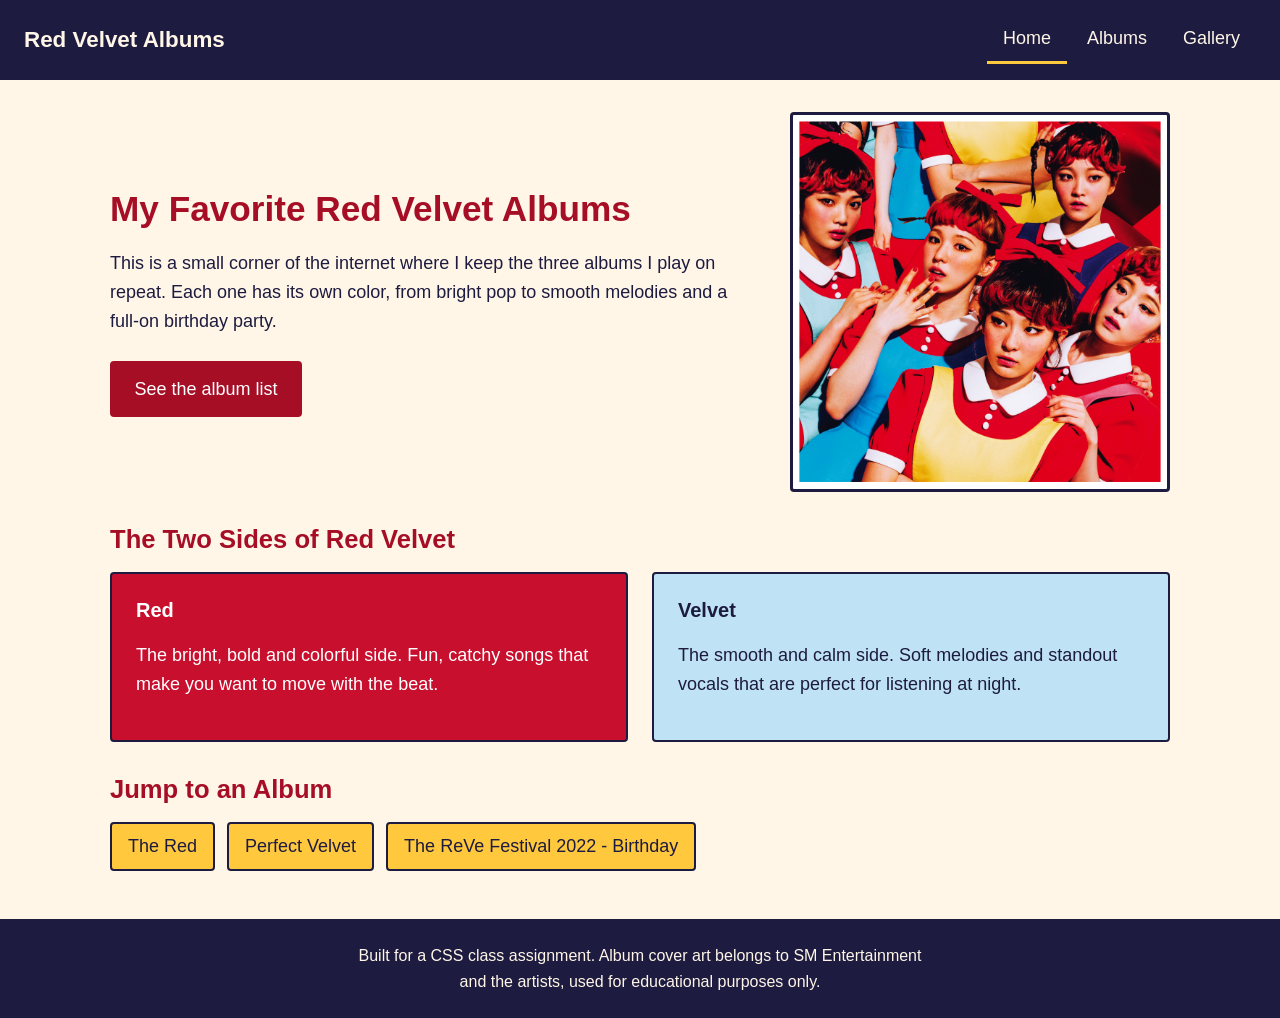
<file: index.html>
<!DOCTYPE html>
<html lang="en">
<head>
  <meta charset="utf-8">
  <meta name="viewport" content="width=device-width, initial-scale=1">
  <title>Home - My Favorite Red Velvet Albums</title>
  <meta name="description" content="A small fan site about my favorite Red Velvet albums.">
  <link rel="stylesheet" href="style.css">
</head>
<body>
  <a class="skip-link" href="#main">Skip to main content</a>

  <header class="site-header">
    <p class="site-title">Red Velvet Albums</p>
    <nav aria-label="Main menu">
      <ul class="nav-list">
        <li><a href="index.html" aria-current="page">Home</a></li>
        <li><a href="albums.html">Albums</a></li>
        <li><a href="gallery.html">Gallery</a></li>
      </ul>
    </nav>
  </header>

  <main id="main">
    <section class="hero">
      <div class="hero-text">
        <h1>My Favorite Red Velvet Albums</h1>
        <p>This is a small corner of the internet where I keep the three albums I play on repeat. Each one has its own color, from bright pop to smooth melodies and a full-on birthday party.</p>
        <a class="button" href="albums.html">See the album list</a>
      </div>
      <img src="images/TheRed.webp" alt="Cover of The Red: five girls with red hair and red dresses with white collars on a red, yellow and blue background">
    </section>

    <section aria-labelledby="two-sides">
      <h2 id="two-sides">The Two Sides of Red Velvet</h2>
      <div class="two-col">
        <article class="panel panel-red">
          <h3>Red</h3>
          <p>The bright, bold and colorful side. Fun, catchy songs that make you want to move with the beat.</p>
        </article>
        <article class="panel panel-blue">
          <h3>Velvet</h3>
          <p>The smooth and calm side. Soft melodies and standout vocals that are perfect for listening at night.</p>
        </article>
      </div>
    </section>

    <section aria-labelledby="quick-links">
      <h2 id="quick-links">Jump to an Album</h2>
      <ul class="chips">
        <li><a href="albums.html#the-red">The Red</a></li>
        <li><a href="albums.html#perfect-velvet">Perfect Velvet</a></li>
        <li><a href="albums.html#birthday">The ReVe Festival 2022 - Birthday</a></li>
      </ul>
    </section>
  </main>

  <footer class="site-footer">
    <p>Built for a CSS class assignment. Album cover art belongs to SM Entertainment and the artists, used for educational purposes only.</p>
  </footer>
</body>
</html>
</file>
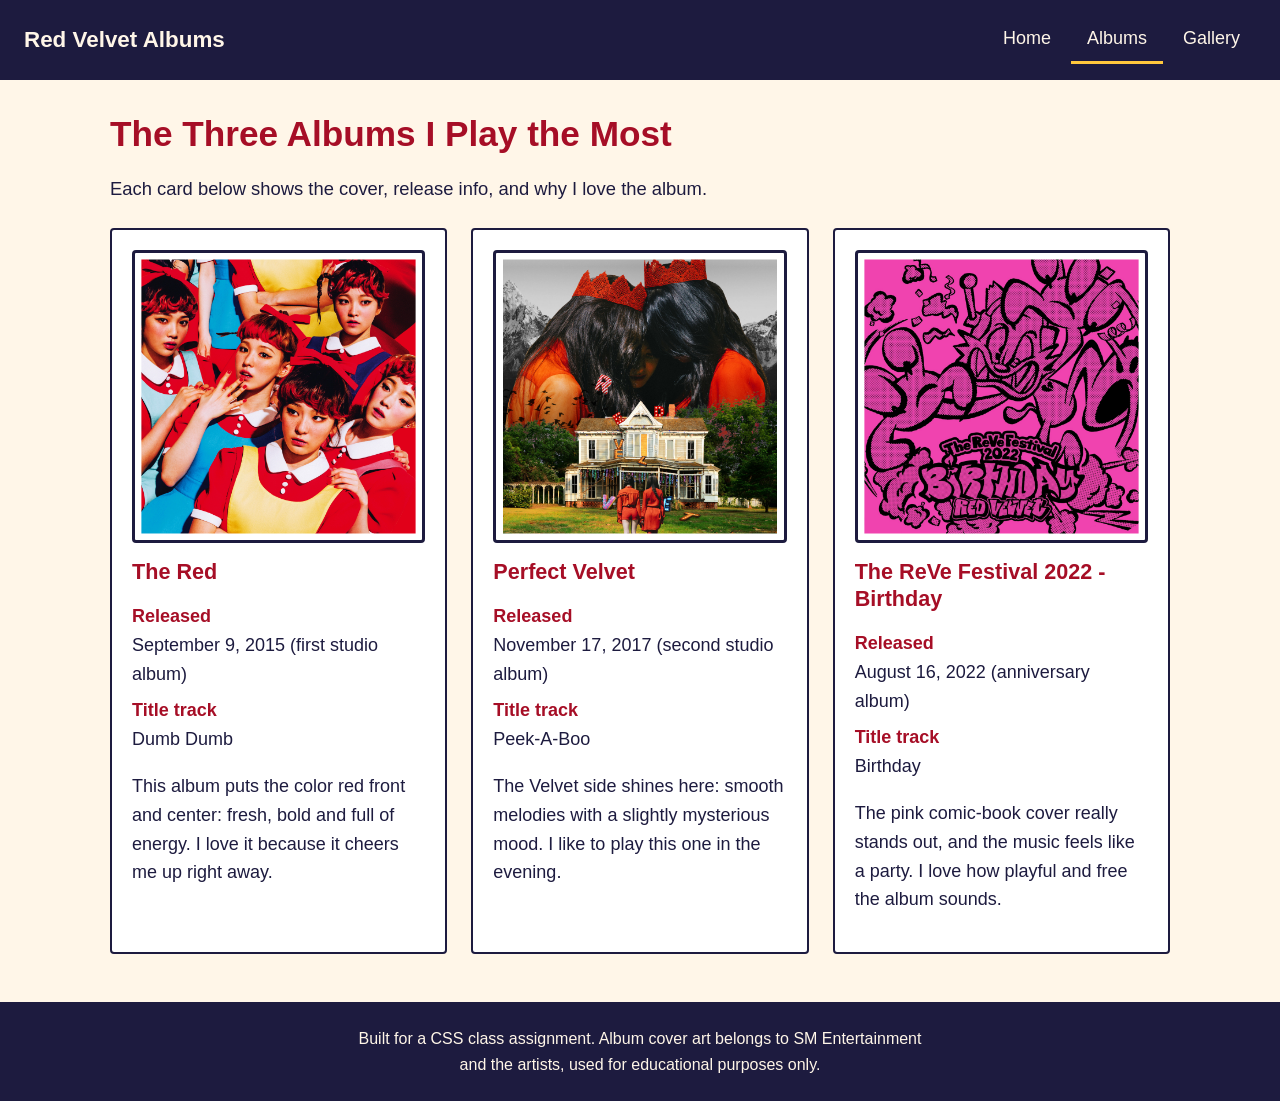
<file: albums.html>
<!DOCTYPE html>
<html lang="en">
<head>
  <meta charset="utf-8">
  <meta name="viewport" content="width=device-width, initial-scale=1">
  <title>Albums - My Favorite Red Velvet Albums</title>
  <meta name="description" content="The three Red Velvet albums I listen to the most.">
  <link rel="stylesheet" href="style.css">
</head>
<body>
  <a class="skip-link" href="#main">Skip to main content</a>

  <header class="site-header">
    <p class="site-title">Red Velvet Albums</p>
    <nav aria-label="Main menu">
      <ul class="nav-list">
        <li><a href="index.html">Home</a></li>
        <li><a href="albums.html" aria-current="page">Albums</a></li>
        <li><a href="gallery.html">Gallery</a></li>
      </ul>
    </nav>
  </header>

  <main id="main">
    <h1>The Three Albums I Play the Most</h1>
    <p class="lead">Each card below shows the cover, release info, and why I love the album.</p>

    <div class="album-grid">
      <article class="card" id="the-red">
        <img src="images/TheRed.webp" alt="Cover of The Red with five girls in red hair and red dresses with white collars">
        <h2>The Red</h2>
        <dl>
          <dt>Released</dt>
          <dd>September 9, 2015 (first studio album)</dd>
          <dt>Title track</dt>
          <dd>Dumb Dumb</dd>
        </dl>
        <p>This album puts the color red front and center: fresh, bold and full of energy. I love it because it cheers me up right away.</p>
      </article>

      <article class="card" id="perfect-velvet">
        <img src="images/Perfect_velvet.jpg" alt="Cover of Perfect Velvet: two girls wearing giant red crowns above an old house">
        <h2>Perfect Velvet</h2>
        <dl>
          <dt>Released</dt>
          <dd>November 17, 2017 (second studio album)</dd>
          <dt>Title track</dt>
          <dd>Peek-A-Boo</dd>
        </dl>
        <p>The Velvet side shines here: smooth melodies with a slightly mysterious mood. I like to play this one in the evening.</p>
      </article>

      <article class="card" id="birthday">
        <img src="images/reveFestival2022art.jpg" alt="Cover of The ReVe Festival 2022 - Birthday: a pink comic-style drawing with the words Birthday Red Velvet">
        <h2>The ReVe Festival 2022 - Birthday</h2>
        <dl>
          <dt>Released</dt>
          <dd>August 16, 2022 (anniversary album)</dd>
          <dt>Title track</dt>
          <dd>Birthday</dd>
        </dl>
        <p>The pink comic-book cover really stands out, and the music feels like a party. I love how playful and free the album sounds.</p>
      </article>
    </div>
  </main>

  <footer class="site-footer">
    <p>Built for a CSS class assignment. Album cover art belongs to SM Entertainment and the artists, used for educational purposes only.</p>
  </footer>
</body>
</html>
</file>
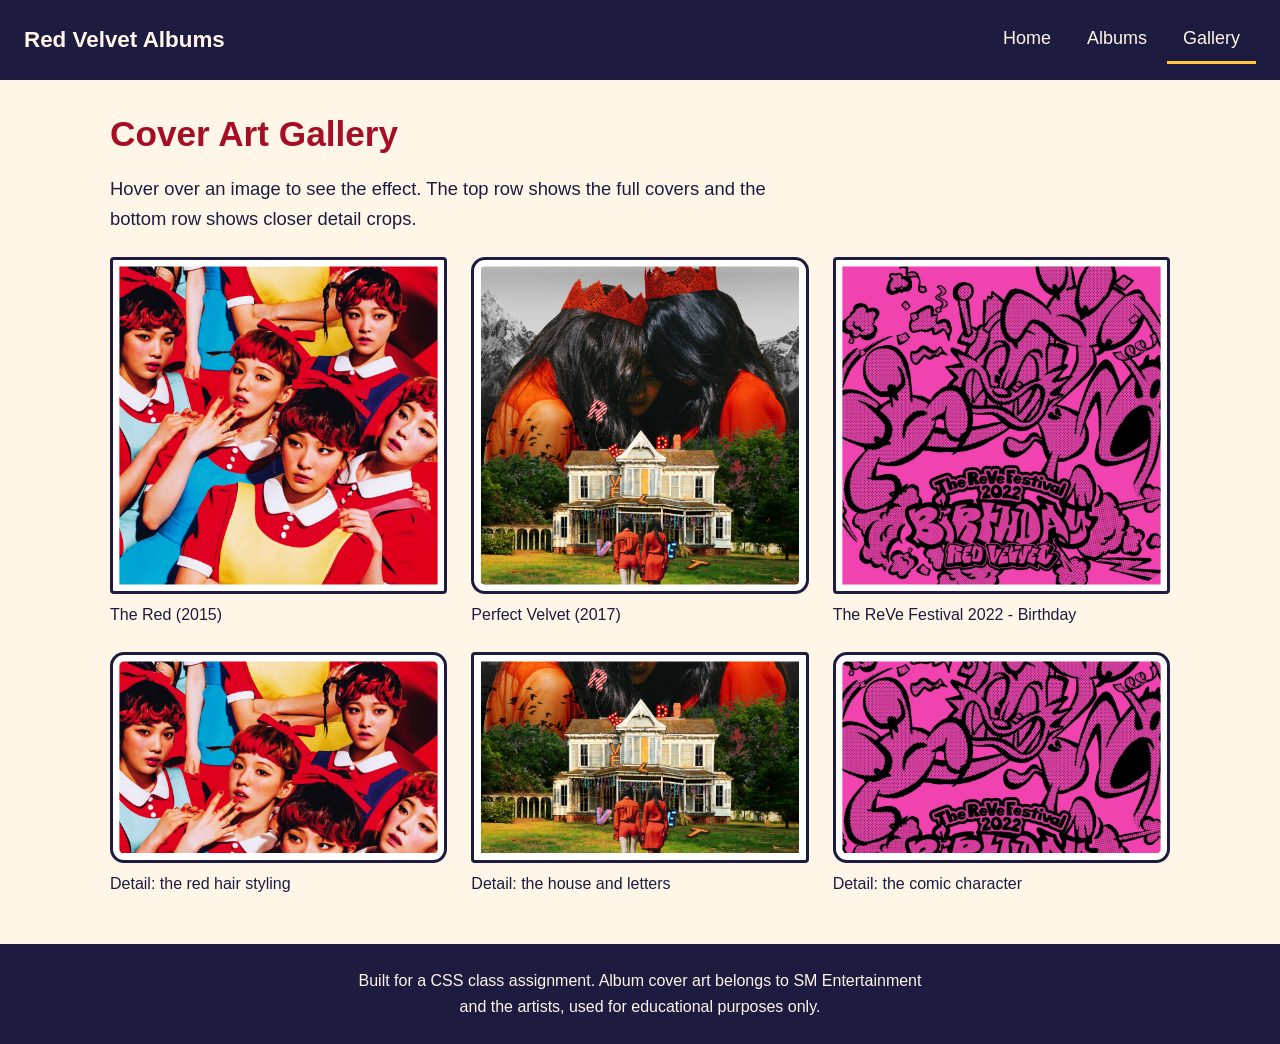
<file: gallery.html>
<!DOCTYPE html>
<html lang="en">
<head>
  <meta charset="utf-8">
  <meta name="viewport" content="width=device-width, initial-scale=1">
  <title>Gallery - My Favorite Red Velvet Albums</title>
  <meta name="description" content="A gallery of cover art from my favorite Red Velvet albums.">
  <link rel="stylesheet" href="style.css">
</head>
<body>
  <a class="skip-link" href="#main">Skip to main content</a>

  <header class="site-header">
    <p class="site-title">Red Velvet Albums</p>
    <nav aria-label="Main menu">
      <ul class="nav-list">
        <li><a href="index.html">Home</a></li>
        <li><a href="albums.html">Albums</a></li>
        <li><a href="gallery.html" aria-current="page">Gallery</a></li>
      </ul>
    </nav>
  </header>

  <main id="main">
    <h1>Cover Art Gallery</h1>
    <p class="lead">Hover over an image to see the effect. The top row shows the full covers and the bottom row shows closer detail crops.</p>

    <div class="gallery">
      <figure>
        <img src="images/TheRed.webp" alt="Full cover of The Red with a red, yellow and blue background">
        <figcaption>The Red (2015)</figcaption>
      </figure>
      <figure>
        <img src="images/Perfect_velvet.jpg" alt="Full cover of Perfect Velvet with a house and two red crowns">
        <figcaption>Perfect Velvet (2017)</figcaption>
      </figure>
      <figure>
        <img src="images/reveFestival2022art.jpg" alt="Full cover of The ReVe Festival 2022 - Birthday in pink">
        <figcaption>The ReVe Festival 2022 - Birthday</figcaption>
      </figure>
      <figure>
        <img class="crop crop-top" src="images/TheRed.webp" alt="Detail of The Red cover: faces with short red hair and red bows">
        <figcaption>Detail: the red hair styling</figcaption>
      </figure>
      <figure>
        <img class="crop crop-bottom" src="images/Perfect_velvet.jpg" alt="Detail of Perfect Velvet cover: an old house with streamers and glowing letters">
        <figcaption>Detail: the house and letters</figcaption>
      </figure>
      <figure>
        <img class="crop crop-center" src="images/reveFestival2022art.jpg" alt="Detail of Birthday cover: a pink cartoon character with black outlines">
        <figcaption>Detail: the comic character</figcaption>
      </figure>
    </div>
  </main>

  <footer class="site-footer">
    <p>Built for a CSS class assignment. Album cover art belongs to SM Entertainment and the artists, used for educational purposes only.</p>
  </footer>
</body>
</html>
</file>
<file: style.css>
:root {
  --red: #a60e26;
  --red-bright: #c8102e;
  --yellow: #ffc83d;
  --blue: #bfe3f4;
  --navy: #1d1b3f;
  --cream: #fff6e8;
  --white: #ffffff;
}

* {
  box-sizing: border-box;
}

body {
  margin: 0;
  background-color: var(--cream);
  color: var(--navy);
  font-family: Arial, Helvetica, sans-serif;
  font-size: 1.125rem;
  line-height: 1.6;
}

h1, h2, h3 {
  color: var(--red);
  line-height: 1.25;
}

h1 { font-size: 2.2rem; margin: 0 0 1rem; }
h2 { font-size: 1.6rem; margin: 2rem 0 1rem; }
h3 { font-size: 1.25rem; margin: 0 0 0.5rem; }

p { max-width: 65ch; }

main {
  max-width: 1100px;
  margin: 0 auto;
  padding: 2rem 1.25rem 3rem;
}

a { color: var(--red); }

a:focus-visible {
  outline: 3px solid var(--navy);
  outline-offset: 2px;
}

.skip-link {
  position: absolute;
  top: -120px;
  left: 1rem;
  z-index: 100;
  padding: 0.75rem 1.25rem;
  background-color: var(--yellow);
  color: var(--navy);
  font-weight: bold;
  border: 2px solid var(--navy);
}

.skip-link:focus {
  top: 0;
}

.site-header {
  display: flex;
  flex-wrap: wrap;
  align-items: center;
  justify-content: space-between;
  gap: 1rem;
  padding: 1rem 1.5rem;
  background-color: var(--navy);
}

.site-title {
  margin: 0;
  color: var(--cream);
  font-size: 1.4rem;
  font-weight: bold;
}

.nav-list {
  display: flex;
  flex-wrap: wrap;
  gap: 0.25rem;
  margin: 0;
  padding: 0;
  list-style: none;
}

.nav-list a {
  display: block;
  padding: 0.5rem 1rem;
  color: var(--cream);
  text-decoration: none;
  border-bottom: 3px solid transparent;
}

.nav-list a:hover {
  background-color: var(--cream);
  color: var(--navy);
}

.nav-list a[aria-current="page"] {
  border-bottom-color: var(--yellow);
}

.nav-list a:focus-visible {
  outline: 3px solid var(--yellow);
  outline-offset: 2px;
}

img {
  display: block;
  max-width: 100%;
  height: auto;
  padding: 0.4rem;
  background-color: var(--white);
  border: 3px solid var(--navy);
  border-radius: 4px;
}

.hero {
  display: flex;
  flex-wrap: wrap;
  align-items: center;
  gap: 2rem;
}

.hero-text {
  flex: 1 1 320px;
}

.hero img {
  flex: 0 1 380px;
  width: 100%;
  max-width: 380px;
}

.button {
  display: inline-block;
  margin-top: 0.5rem;
  padding: 0.7rem 1.4rem;
  background-color: var(--red);
  color: var(--white);
  text-decoration: none;
  border: 2px solid var(--red);
  border-radius: 4px;
}

.button:hover {
  background-color: var(--white);
  color: var(--red);
}

.button:focus-visible {
  outline: 3px solid var(--navy);
  outline-offset: 2px;
}

.two-col {
  display: grid;
  grid-template-columns: repeat(2, 1fr);
  gap: 1.5rem;
}

.panel {
  padding: 1.5rem;
  border: 2px solid var(--navy);
  border-radius: 4px;
}

.panel-red { background-color: var(--red-bright); }
.panel-red h3,
.panel-red p { color: var(--white); }

.panel-blue { background-color: var(--blue); }
.panel-blue h3 { color: var(--navy); }

.chips {
  display: flex;
  flex-wrap: wrap;
  gap: 0.75rem;
  margin: 0;
  padding: 0;
  list-style: none;
}

.chips a {
  display: block;
  padding: 0.5rem 1rem;
  background-color: var(--yellow);
  color: var(--navy);
  text-decoration: none;
  border: 2px solid var(--navy);
  border-radius: 4px;
}

.chips a:hover {
  background-color: var(--navy);
  color: var(--yellow);
}

.lead {
  font-size: 1.15rem;
}

.album-grid {
  display: grid;
  grid-template-columns: repeat(3, 1fr);
  gap: 1.5rem;
  margin-top: 1.5rem;
}

.card {
  padding: 1.25rem;
  background-color: var(--white);
  border: 2px solid var(--navy);
  border-radius: 4px;
}

.card:hover {
  border-color: var(--red);
}

.card img {
  margin-bottom: 1rem;
}

.card h2 {
  margin-top: 0;
  font-size: 1.35rem;
}

dl { margin: 0 0 1rem; }

dt {
  color: var(--red);
  font-weight: bold;
}

dd {
  margin: 0 0 0.5rem;
}

.gallery {
  display: grid;
  grid-template-columns: repeat(3, 1fr);
  gap: 1.5rem;
  margin-top: 1.5rem;
}

.gallery figure {
  margin: 0;
}

.gallery img {
  width: 100%;
}

.gallery img:hover {
  border-color: var(--red-bright);
  opacity: 0.85;
}

.gallery figcaption {
  margin-top: 0.5rem;
  font-size: 1rem;
}

.gallery figure:nth-child(even) img {
  border-radius: 14px;
}

.gallery .crop {
  aspect-ratio: 16 / 10;
  object-fit: cover;
}

.crop-top { object-position: center top; }
.crop-bottom { object-position: center bottom; }
.crop-center { object-position: center center; }

.site-footer {
  display: flex;
  justify-content: center;
  padding: 1.5rem;
  background-color: var(--navy);
  color: var(--cream);
  text-align: center;
}

.site-footer p {
  margin: 0;
  font-size: 1rem;
}

@media (max-width: 800px) {
  .album-grid,
  .gallery {
    grid-template-columns: repeat(2, 1fr);
  }
}

@media (max-width: 560px) {
  h1 { font-size: 1.8rem; }

  .two-col,
  .album-grid,
  .gallery {
    grid-template-columns: 1fr;
  }
}
</file>
